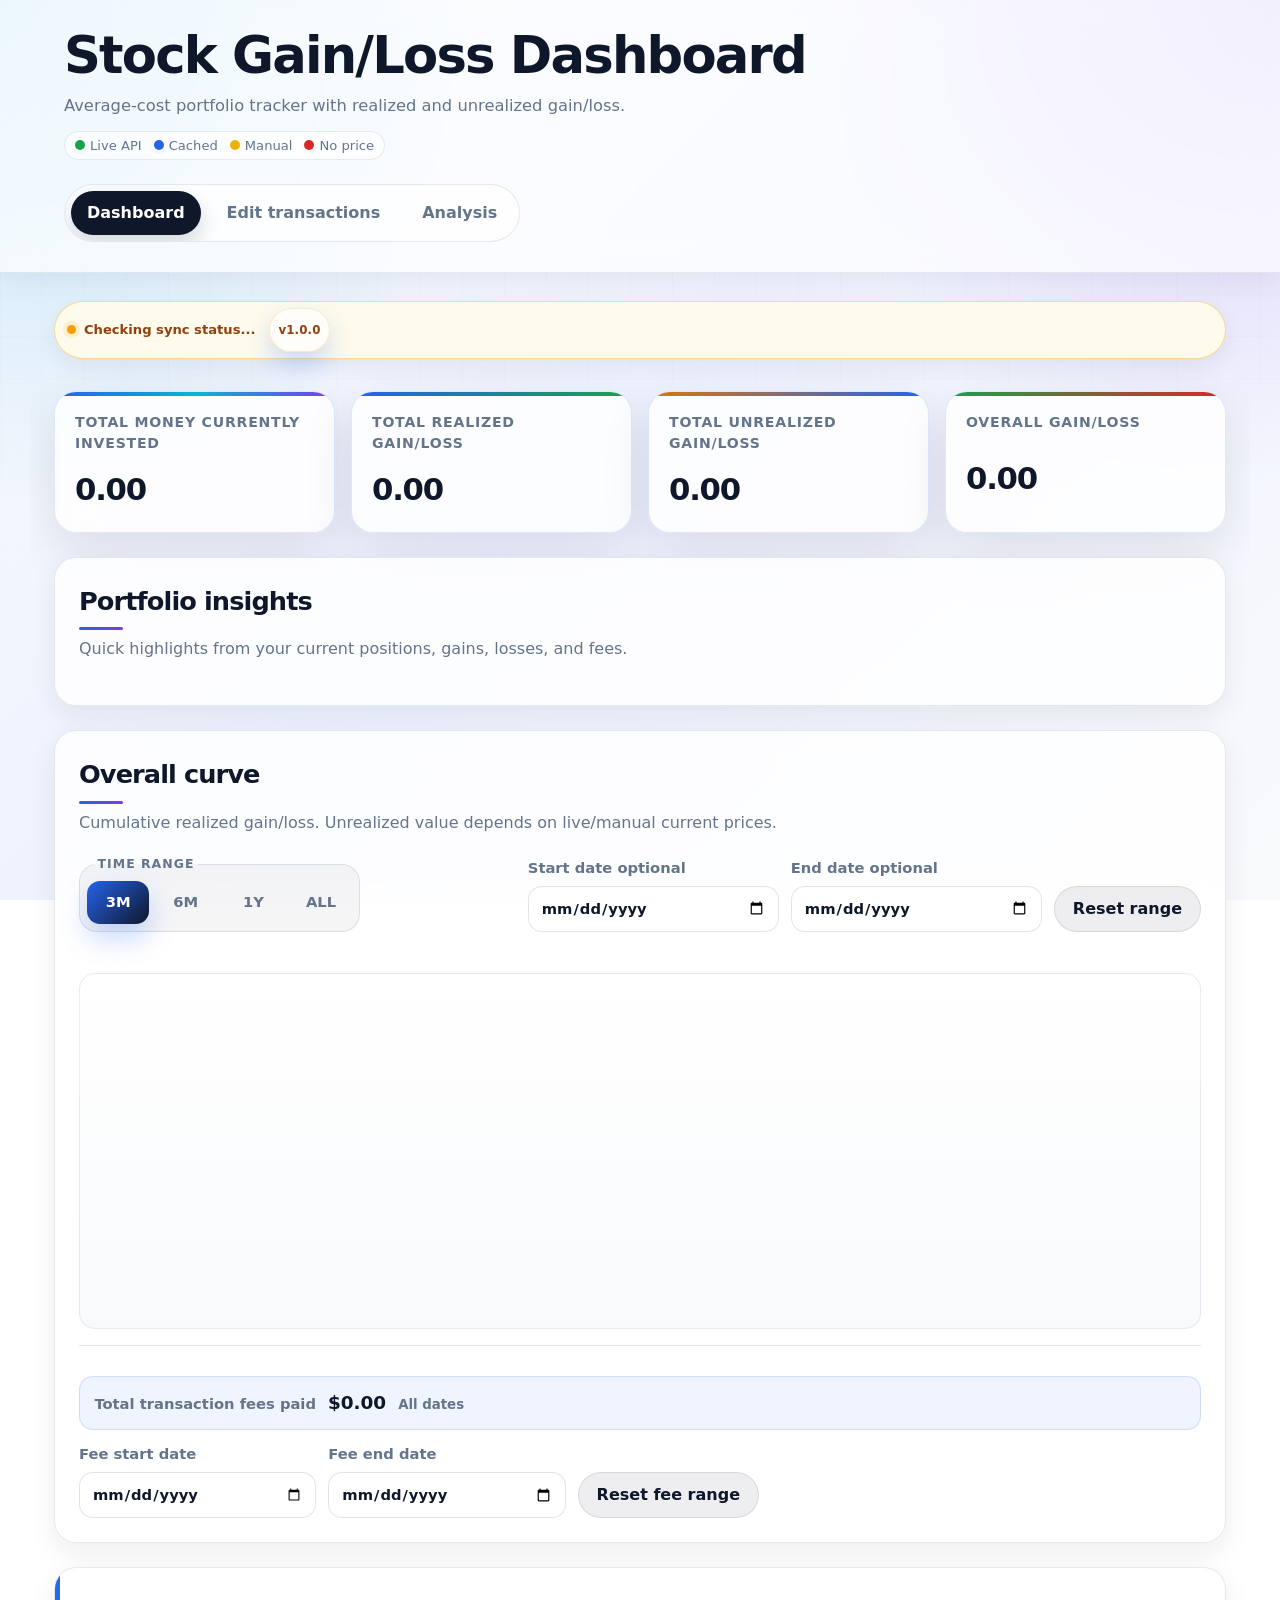
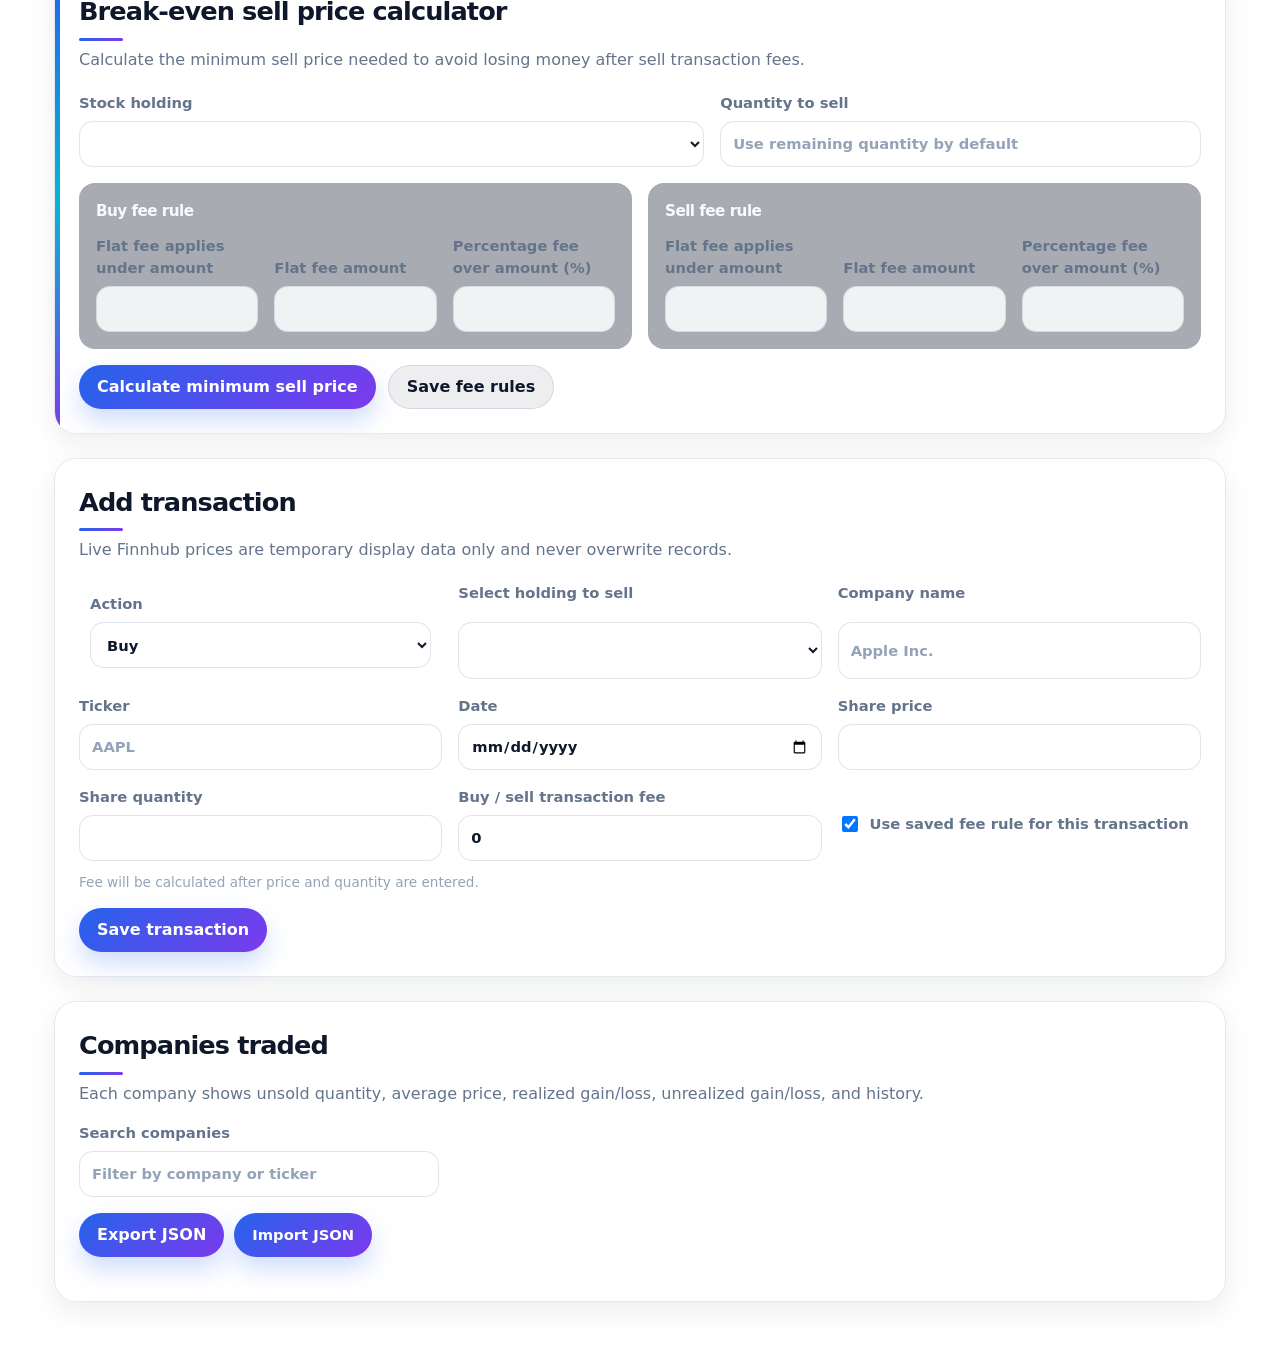
<file: index.html>
<!DOCTYPE html>
<html lang="en">
<head>
  <meta charset="UTF-8">
  <meta name="viewport" content="width=device-width, initial-scale=1.0">
  <title>Stock Gain/Loss Dashboard</title>
  <link rel="stylesheet" href="./css/style.css">
</head>
<body>
  <header class="page-header">
    <div>
      <h1>Stock Gain/Loss Dashboard</h1>
      <p>Average-cost portfolio tracker with realized and unrealized gain/loss.</p>
      <div class="price-source-legend" aria-label="Current price source legend">
        <span><span class="price-source-dot price-source-live" aria-hidden="true"></span>Live API</span>
        <span><span class="price-source-dot price-source-cached" aria-hidden="true"></span>Cached</span>
        <span><span class="price-source-dot price-source-manual" aria-hidden="true"></span>Manual</span>
        <span><span class="price-source-dot price-source-missing" aria-hidden="true"></span>No price</span>
      </div>
    </div>
    <nav class="page-navigation">
      <a href="./index.html" aria-current="page">Dashboard</a>
      <a href="./edit.html">Edit transactions</a>
      <a href="./analysis.html">Analysis</a>
    </nav>
  </header>

  <main class="layout-container">

    <div id="authPanel" class="sync-bar sync-bar--checking" role="status" aria-live="polite">
      <div class="sync-status-row">
        <span class="sync-status-dot" aria-hidden="true"></span>
        <span id="authStatus" class="sync-status-text">Checking sync status...</span>
        <button type="button" class="app-version" data-app-version title="Application version">v1.0.0</button>
      </div>
      <form id="authForm" class="sync-form" hidden novalidate>
        <label class="visually-hidden" for="authEmail">Email</label>
        <input id="authEmail" type="email" placeholder="you@example.com" autocomplete="email" required>
        <button type="submit" class="sync-action-button">Send link</button>
      </form>
      <button id="signOutButton" type="button" class="sync-action-button sync-logout-button" hidden>Logout</button>
    </div>
    <section class="summary-grid" aria-label="Portfolio summary">
      <article class="summary-card">
        <span>Total money currently invested</span>
        <strong id="totalInvested">0.00</strong>
      </article>
      <article class="summary-card">
        <span>Total realized gain/loss</span>
        <strong id="totalRealized">0.00</strong>
      </article>
      <article class="summary-card">
        <span>Total unrealized gain/loss</span>
        <strong id="totalUnrealized">0.00</strong>
      </article>
      <article class="summary-card">
        <span>Overall gain/loss</span>
        <strong id="overallGainLoss">0.00</strong>
      </article>
    </section>

    <section class="panel portfolio-insights-panel" aria-labelledby="portfolioInsightsTitle">
      <div class="section-header">
        <div>
          <h2 id="portfolioInsightsTitle">Portfolio insights</h2>
          <p>Quick highlights from your current positions, gains, losses, and fees.</p>
        </div>
      </div>
      <div id="portfolioInsights" class="portfolio-insights-grid" aria-live="polite"></div>
    </section>

    <section class="panel overall-curve-panel">
      <div class="section-header">
        <div>
          <h2>Overall curve</h2>
          <p>Cumulative realized gain/loss. Unrealized value depends on live/manual current prices.</p>
        </div>
      </div>
      <div class="chart-controls" aria-label="Gain/loss chart controls">
        <fieldset class="segmented-control period-control chart-range-control">
          <legend>Time range</legend>
          <label>
            <input type="radio" name="gainLossPeriod" value="3m" checked>
            <span>3M</span>
          </label>
          <label>
            <input type="radio" name="gainLossPeriod" value="6m">
            <span>6M</span>
          </label>
          <label>
            <input type="radio" name="gainLossPeriod" value="1y">
            <span>1Y</span>
          </label>
          <label>
            <input type="radio" name="gainLossPeriod" value="all">
            <span>ALL</span>
          </label>
        </fieldset>
        <div class="date-range-controls">
          <label>
            Start date optional
            <input id="gainLossStartDate" type="date">
          </label>
          <label>
            End date optional
            <input id="gainLossEndDate" type="date">
          </label>
          <button id="resetGainLossRangeButton" type="button" class="secondary-button">Reset range</button>
        </div>
      </div>
      <div id="gainLossChartValueSummary" class="chart-value-summary" aria-live="polite"></div>
      <div class="chart-frame">
        <canvas id="gainLossYAxisChart" class="chart-y-axis-canvas" width="78" height="320" aria-hidden="true"></canvas>
        <div class="chart-scroll-wrapper">
          <canvas id="gainLossChart" width="900" height="320" aria-label="Gain loss chart"></canvas>
          <div id="gainLossChartTooltip" class="chart-point-tooltip" role="tooltip" aria-hidden="true"></div>
        </div>
      </div>
      <div class="chart-fee-summary-block" aria-labelledby="chartFeeSummaryTitle">
        <div class="company-fee-summary" aria-live="polite">
          <span id="chartFeeSummaryTitle">Total transaction fees paid</span>
          <strong id="companiesTotalFeesPaid">$0.00</strong>
          <small id="companiesFeeDateRangeLabel">All dates</small>
        </div>
        <div class="date-range-controls company-fee-range-controls" aria-label="Transaction fee date range">
          <label>
            Fee start date
            <input id="companyFeeStartDate" type="date">
          </label>
          <label>
            Fee end date
            <input id="companyFeeEndDate" type="date">
          </label>
          <button id="resetCompanyFeeRangeButton" class="secondary-button" type="button">Reset fee range</button>
        </div>
      </div>
    </section>


    <section class="panel break-even-panel">
      <div class="section-header">
        <div>
          <h2>Break-even sell price calculator</h2>
          <p>Calculate the minimum sell price needed to avoid losing money after sell transaction fees.</p>
        </div>
      </div>
      <form id="breakEvenForm" class="break-even-form" novalidate>
        <div class="break-even-row break-even-stock-row">
          <label>
            Stock holding
            <select id="breakEvenTickerSelect" name="ticker" required></select>
          </label>
          <label>
            Quantity to sell
            <input id="breakEvenQuantity" name="quantityToSell" type="number" step="0.000001" min="0" placeholder="Use remaining quantity by default">
          </label>
        </div>

        <div class="fee-rule-settings" aria-label="Default transaction fee rules">
          <div class="fee-rule-group">
            <h3>Buy fee rule</h3>
            <div class="break-even-row break-even-fee-row">
              <label>
                Flat fee applies under amount
                <input id="buyFeeThresholdAmount" name="buyThresholdAmount" type="number" step="0.000001" min="0" required>
              </label>
              <label>
                Flat fee amount
                <input id="buyFlatFeeAmount" name="buyFlatFee" type="number" step="0.000001" min="0" required>
              </label>
              <label>
                Percentage fee over amount (%)
                <input id="buyPercentageFeeRate" name="buyPercentageFeeRate" type="number" step="0.000001" min="0" max="99.999999" required>
              </label>
            </div>
          </div>

          <div class="fee-rule-group">
            <h3>Sell fee rule</h3>
            <div class="break-even-row break-even-fee-row">
              <label>
                Flat fee applies under amount
                <input id="sellFeeThresholdAmount" name="sellThresholdAmount" type="number" step="0.000001" min="0" required>
              </label>
              <label>
                Flat fee amount
                <input id="sellFlatFeeAmount" name="sellFlatFee" type="number" step="0.000001" min="0" required>
              </label>
              <label>
                Percentage fee over amount (%)
                <input id="sellPercentageFeeRate" name="sellPercentageFeeRate" type="number" step="0.000001" min="0" max="99.999999" required>
              </label>
            </div>
          </div>
        </div>

        <div class="break-even-actions">
          <button type="submit">Calculate minimum sell price</button>
          <button id="saveFeeRuleButton" type="button" class="secondary-button">Save fee rules</button>
        </div>
      </form>
      <div id="breakEvenResult" class="break-even-result" hidden></div>
    </section>

    <section class="panel">
      <div class="section-header">
        <div>
          <h2>Add transaction</h2>
          <p>Live Finnhub prices are temporary display data only and never overwrite records.</p>
        </div>
      </div>
      <div id="messageBox" class="message-box" hidden></div>
      <form id="transactionForm" class="form-grid" novalidate>
        <input type="hidden" name="transactionId">
        <input type="hidden" name="createdAt">
        <label id="transactionActionLabel" class="transaction-action-field">
          Action
          <select id="type" name="type" required>
            <option value="BUY">Buy</option>
            <option value="SELL">Sell</option>
          </select>
        </label>
        <label id="sellSelectorWrapper" hidden>
          Select holding to sell
          <select id="sellTickerSelect"></select>
        </label>
        <label>
          Company name
          <input name="companyName" list="companyNameSuggestions" autocomplete="off" required placeholder="Apple Inc.">
          <datalist id="companyNameSuggestions"></datalist>
        </label>
        <label>
          Ticker
          <input name="ticker" list="tickerSuggestions" autocomplete="off" required placeholder="AAPL">
          <datalist id="tickerSuggestions"></datalist>
        </label>
        <label>
          Date
          <input name="date" type="date" required>
        </label>
        <label>
          Share price
          <input name="sharePrice" type="number" step="0.000001" min="0" required>
        </label>
        <label>
          Share quantity
          <input name="quantity" type="number" step="0.000001" min="0" required>
        </label>
        <label>
          Buy / sell transaction fee
          <input name="transactionFee" type="number" step="0.000001" min="0" value="0">
        </label>
        <label class="checkbox-label fee-rule-toggle">
          <input id="useFeeRuleForTransaction" name="useFeeRuleForTransaction" type="checkbox" checked>
          <span>Use saved fee rule for this transaction</span>
        </label>
        <p id="calculatedFeePreview" class="form-help-text">Fee will be calculated after price and quantity are entered.</p>
        <div class="form-actions">
          <button type="submit">Save transaction</button>
        </div>
      </form>
    </section>


    <section class="panel">
      <div class="section-header">
        <div>
          <h2>Companies traded</h2>
          <p>Each company shows unsold quantity, average price, realized gain/loss, unrealized gain/loss, and history.</p>
          <label class="company-search-field">
            Search companies
            <input id="companySearchInput" type="search" placeholder="Filter by company or ticker" autocomplete="off">
          </label>
        </div>
        <div class="button-row">
          <button id="exportButton" type="button">Export JSON</button>
          <label class="import-label">
            Import JSON
            <input id="importInput" type="file" accept="application/json">
          </label>
        </div>
      </div>
      <div id="companyList" class="company-list"></div>
    </section>
  </main>

  <script type="module" src="./js/app.js"></script>
</body>
</html>
</file>
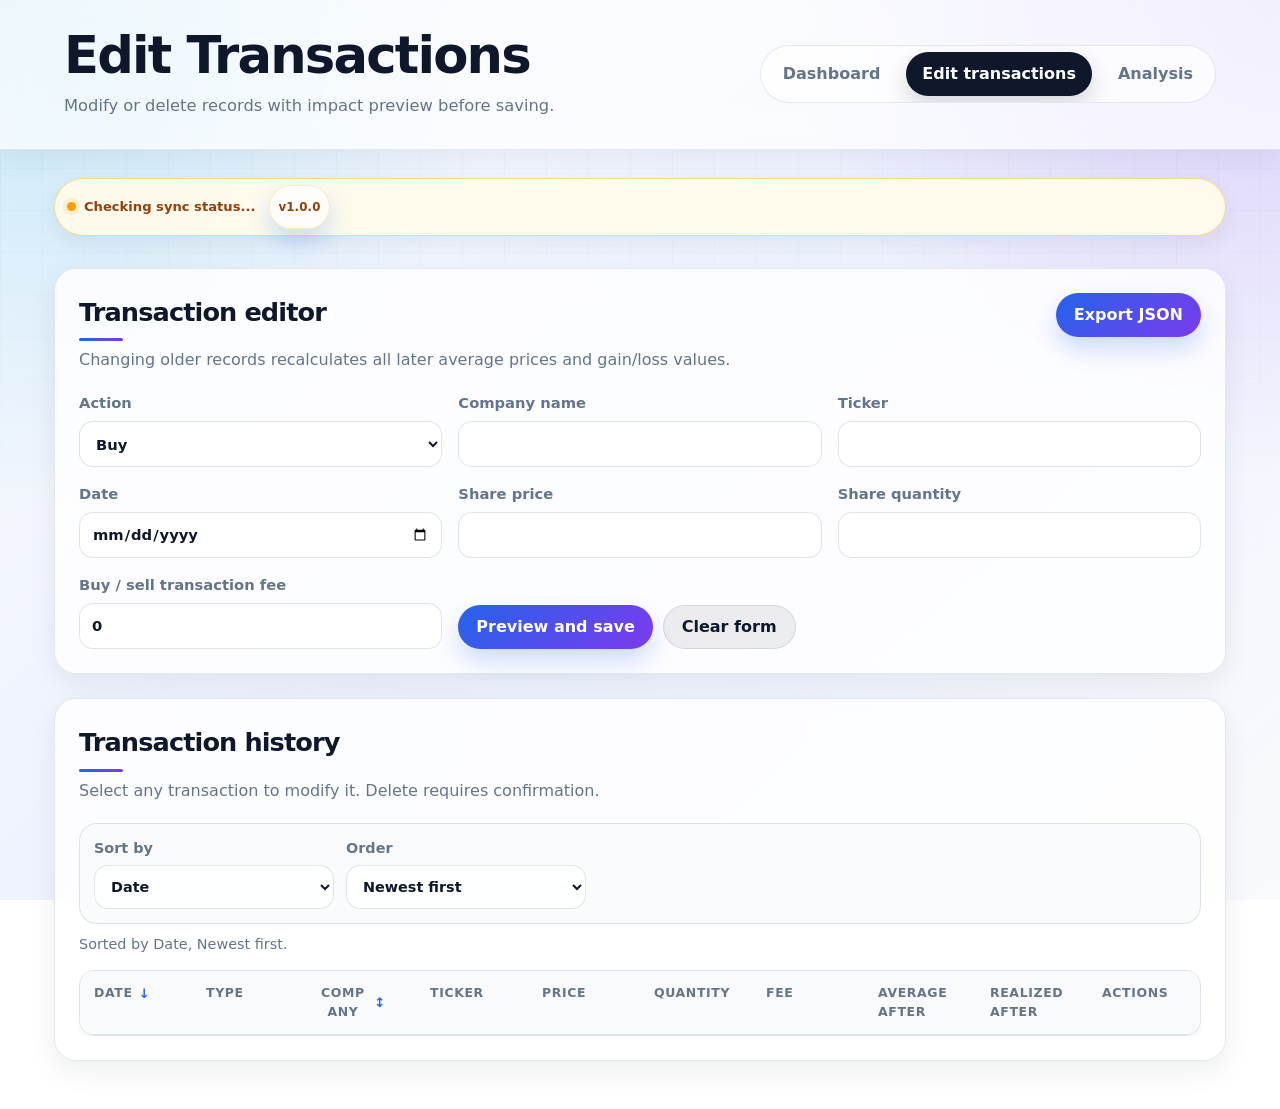
<file: edit.html>
<!DOCTYPE html>
<html lang="en">
<head>
  <meta charset="UTF-8">
  <meta name="viewport" content="width=device-width, initial-scale=1.0">
  <title>Edit Stock Transactions</title>
  <link rel="stylesheet" href="./css/style.css">
</head>
<body>
  <header class="page-header">
    <div>
      <h1>Edit Transactions</h1>
      <p>Modify or delete records with impact preview before saving.</p>
    </div>
    <nav class="page-navigation">
      <a href="./index.html">Dashboard</a>
      <a href="./edit.html" aria-current="page">Edit transactions</a>
      <a href="./analysis.html">Analysis</a>
    </nav>
  </header>

  <main class="layout-container">

    <div id="authPanel" class="sync-bar sync-bar--checking" role="status" aria-live="polite">
      <div class="sync-status-row">
        <span class="sync-status-dot" aria-hidden="true"></span>
        <span id="authStatus" class="sync-status-text">Checking sync status...</span>
        <button type="button" class="app-version" data-app-version title="Application version">v1.0.0</button>
      </div>
      <form id="authForm" class="sync-form" hidden novalidate>
        <label class="visually-hidden" for="authEmail">Email</label>
        <input id="authEmail" type="email" placeholder="you@example.com" autocomplete="email" required>
        <button type="submit" class="sync-action-button">Send link</button>
      </form>
      <button id="signOutButton" type="button" class="sync-action-button sync-logout-button" hidden>Logout</button>
    </div>
    <section class="panel">
      <div class="section-header">
        <div>
          <h2>Transaction editor</h2>
          <p>Changing older records recalculates all later average prices and gain/loss values.</p>
        </div>
        <button id="exportButton" type="button">Export JSON</button>
      </div>
      <div id="messageBox" class="message-box" hidden></div>
      <form id="editForm" class="form-grid" novalidate>
        <input type="hidden" name="transactionId">
        <input type="hidden" name="createdAt">
        <label>
          Action
          <select name="type" required>
            <option value="BUY">Buy</option>
            <option value="SELL">Sell</option>
          </select>
        </label>
        <label>
          Company name
          <input name="companyName" required>
        </label>
        <label>
          Ticker
          <input name="ticker" required>
        </label>
        <label>
          Date
          <input name="date" type="date" required>
        </label>
        <label>
          Share price
          <input name="sharePrice" type="number" step="0.000001" min="0" required>
        </label>
        <label>
          Share quantity
          <input name="quantity" type="number" step="0.000001" min="0" required>
        </label>
        <label>
          Buy / sell transaction fee
          <input name="transactionFee" type="number" step="0.000001" min="0" value="0">
        </label>
        <div class="form-actions">
          <button type="submit">Preview and save</button>
          <button id="clearFormButton" type="button" class="secondary-button">Clear form</button>
        </div>
      </form>
    </section>

    <section class="panel">
      <div class="section-header">
        <div>
          <h2>Transaction history</h2>
          <p>Select any transaction to modify it. Delete requires confirmation.</p>
        </div>
      </div>
      <div class="transaction-sort-toolbar" aria-label="Transaction history sorting controls">
        <label>
          Sort by
          <select id="transactionSortField">
            <option value="date">Date</option>
            <option value="companyName">Company</option>
          </select>
        </label>
        <label>
          Order
          <select id="transactionSortDirection">
            <option value="desc">Newest first</option>
            <option value="asc">Oldest first</option>
          </select>
        </label>
      </div>
      <p id="transactionSortStatus" class="sort-status" aria-live="polite">Sorted by Date, Newest first.</p>
      <div class="table-scroll-wrapper">
        <table>
          <thead>
            <tr>
              <th scope="col" aria-sort="descending"><button type="button" class="column-sort-button" data-sort-field="date">Date <span class="sort-indicator" aria-hidden="true">↓</span></button></th>
              <th scope="col">Type</th>
              <th scope="col" aria-sort="none"><button type="button" class="column-sort-button" data-sort-field="companyName">Company <span class="sort-indicator" aria-hidden="true">↕</span></button></th>
              <th scope="col">Ticker</th>
              <th>Price</th>
              <th>Quantity</th>
              <th>Fee</th>
              <th>Average after</th>
              <th>Realized after</th>
              <th>Actions</th>
            </tr>
          </thead>
          <tbody id="transactionTableBody"></tbody>
        </table>
      </div>
    </section>
  </main>

  <dialog id="impactDialog" class="impact-dialog">
    <div id="impactContent"></div>
    <div class="dialog-actions">
      <button id="confirmImpactButton" type="button">Validate change</button>
      <button id="cancelImpactButton" type="button" class="secondary-button">Cancel</button>
    </div>
  </dialog>

  <script type="module" src="./js/edit.js"></script>
</body>
</html>
</file>
<file: css/style.css>
@import './variables.css';
@import './legacy.css';
@import './components/workspace.css';
@import './components/command-palette.css';
@import './components/skeleton.css';
@import './pages/dashboard.css';
@import './pages/analysis.css';
</file>
